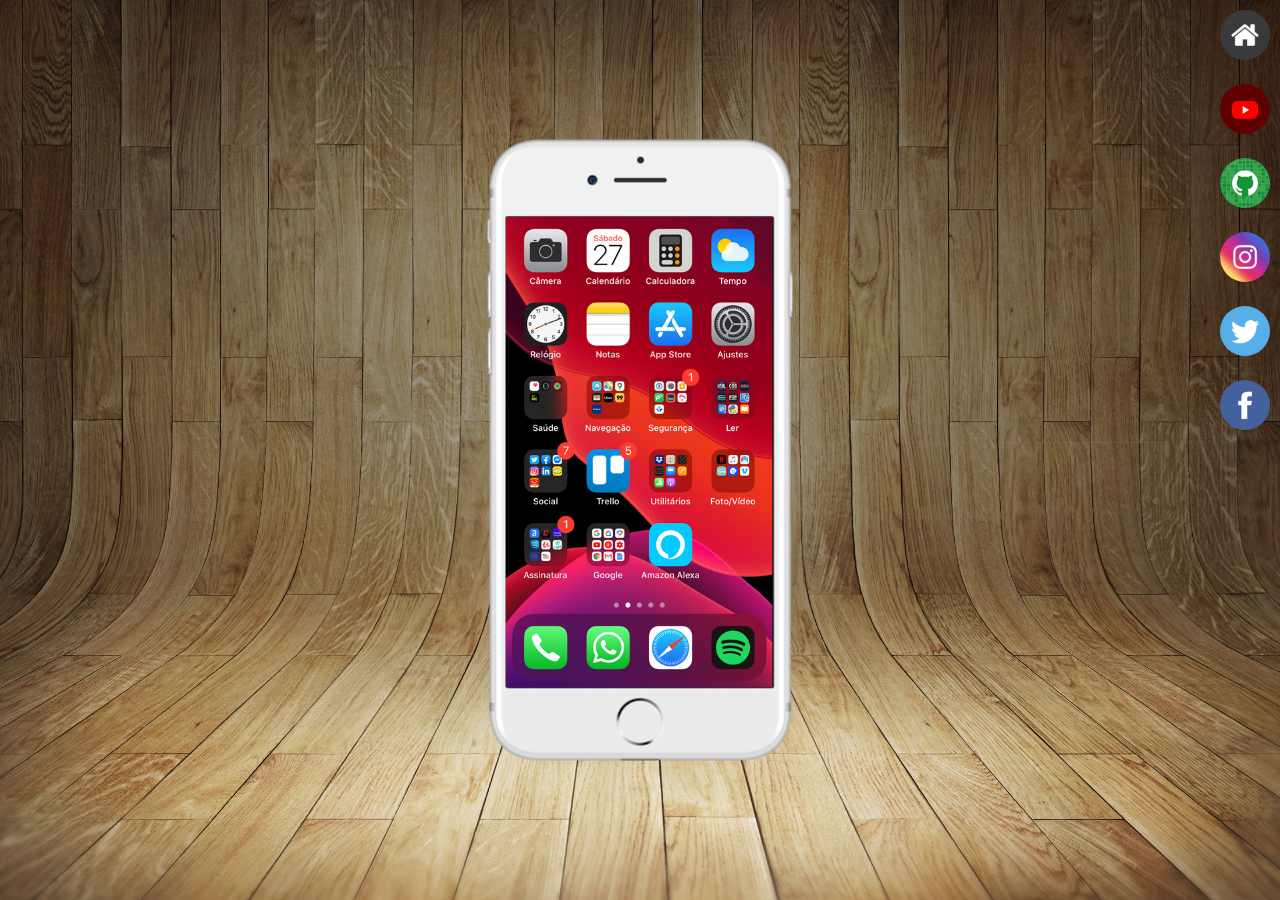
<file: index.html>
<!DOCTYPE html>
<html lang="pt-br">
<head>
    <meta charset="UTF-8">
    <meta name="viewport" content="width=device-width, initial-scale=1.0">
    <link rel="shortcut icon" href="favicon.ico" type="image/x-icon">
    <link rel="stylesheet" href="estilos/style.css">
    <title>Projeto Redes Sociais</title>
</head>
<body>
    <main>
        <section id="telefone">
            <iframe src="home.html" name="tela" id="tela" frameborder="0">
                Seu navegador não é compatível com isso.
            </iframe>
        </section>
        <section id="redes-sociais">
            <a href="home.html" target="tela"><img src="imagens/logo-home.jpg" alt="Home"></a><br>
            <a href="youtube.html" target="tela"><img src="imagens/logo-youtube.jpg" alt="YouTube"></a><br>
            <a href="github.html" target="tela"><img src="imagens/logo-github.jpg" alt=""></a><br>
            <a href="instagram.html" target="tela"><img src="imagens/logo-instagram.jpg" alt="Instagram"></a><br>
            <a href="twitter.html" target="tela"><img src="imagens/logo-twitter.jpg" alt="Twitter"></a><br>
            <a href="facebook.html" target="tela"><img src="imagens/logo-facebook.jpg" alt="Facebook"></a>
        </section>
    </main>
</body>
</html>
</file>
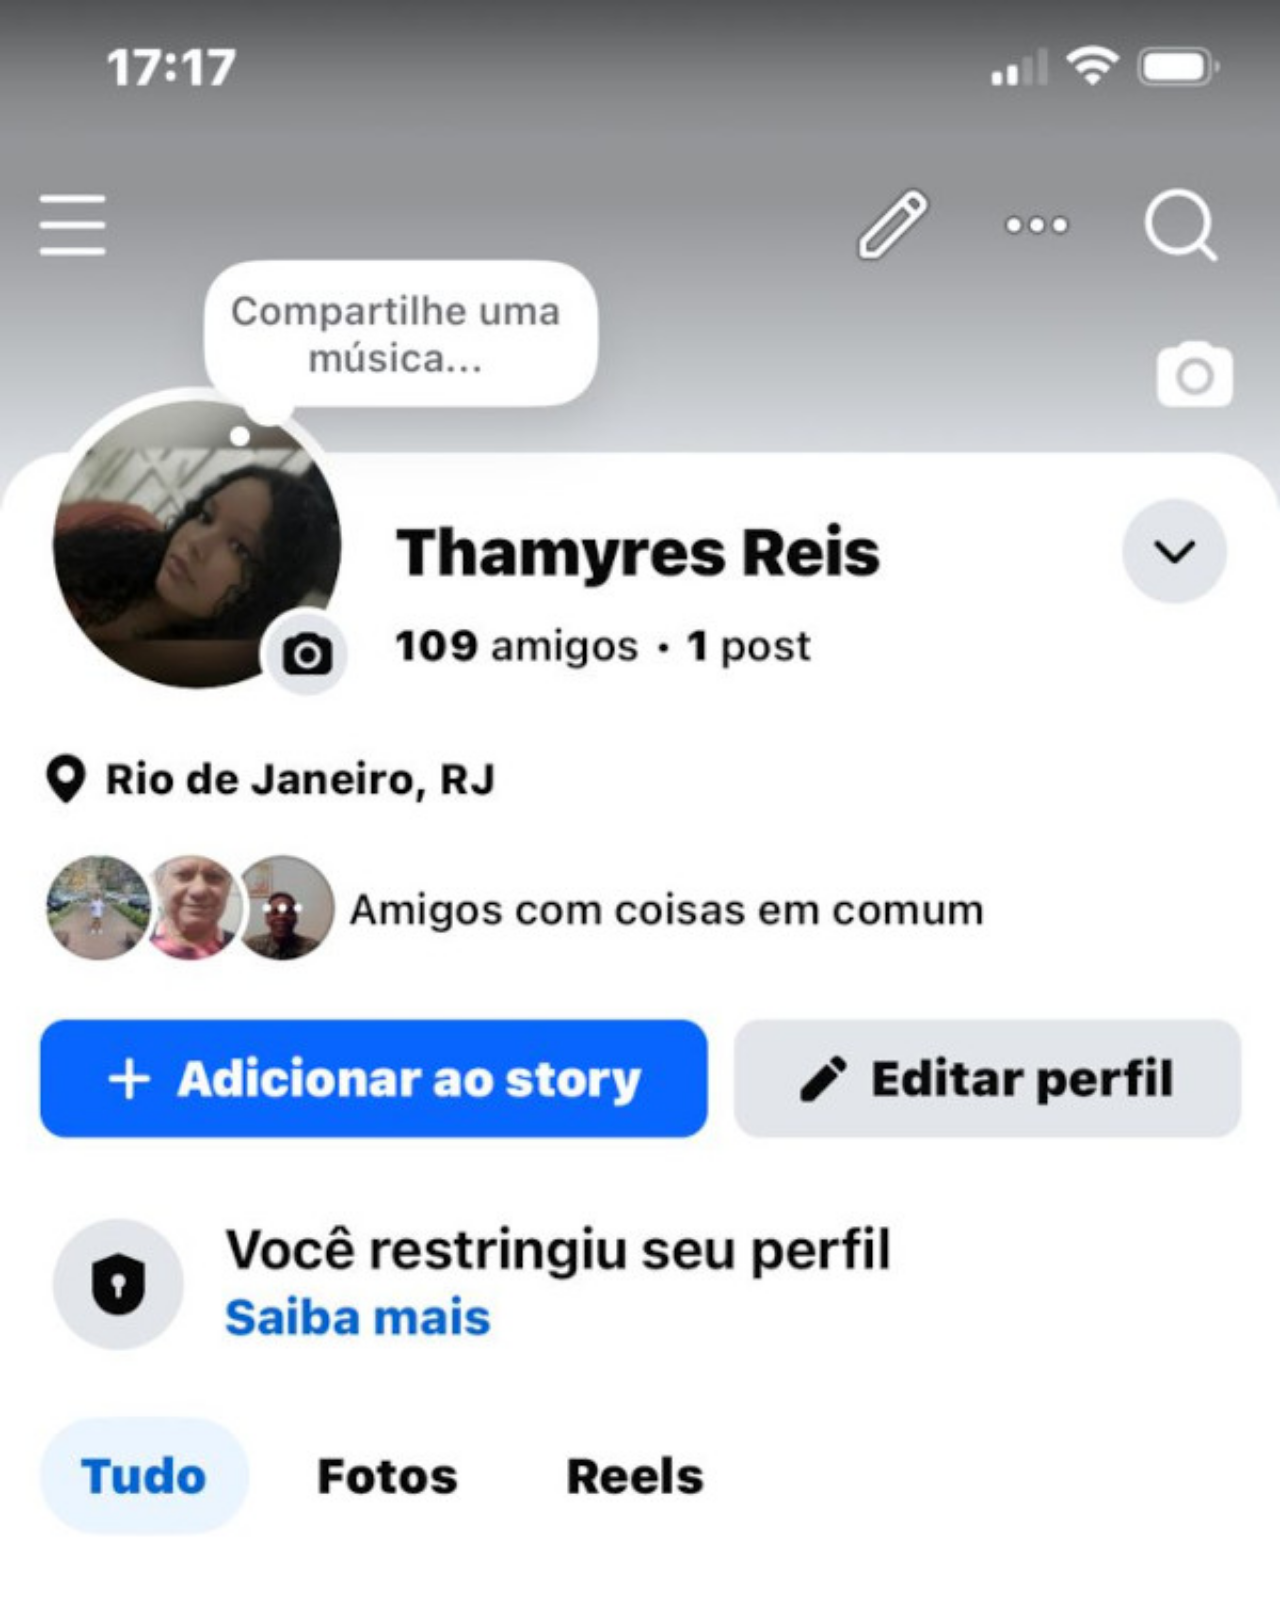
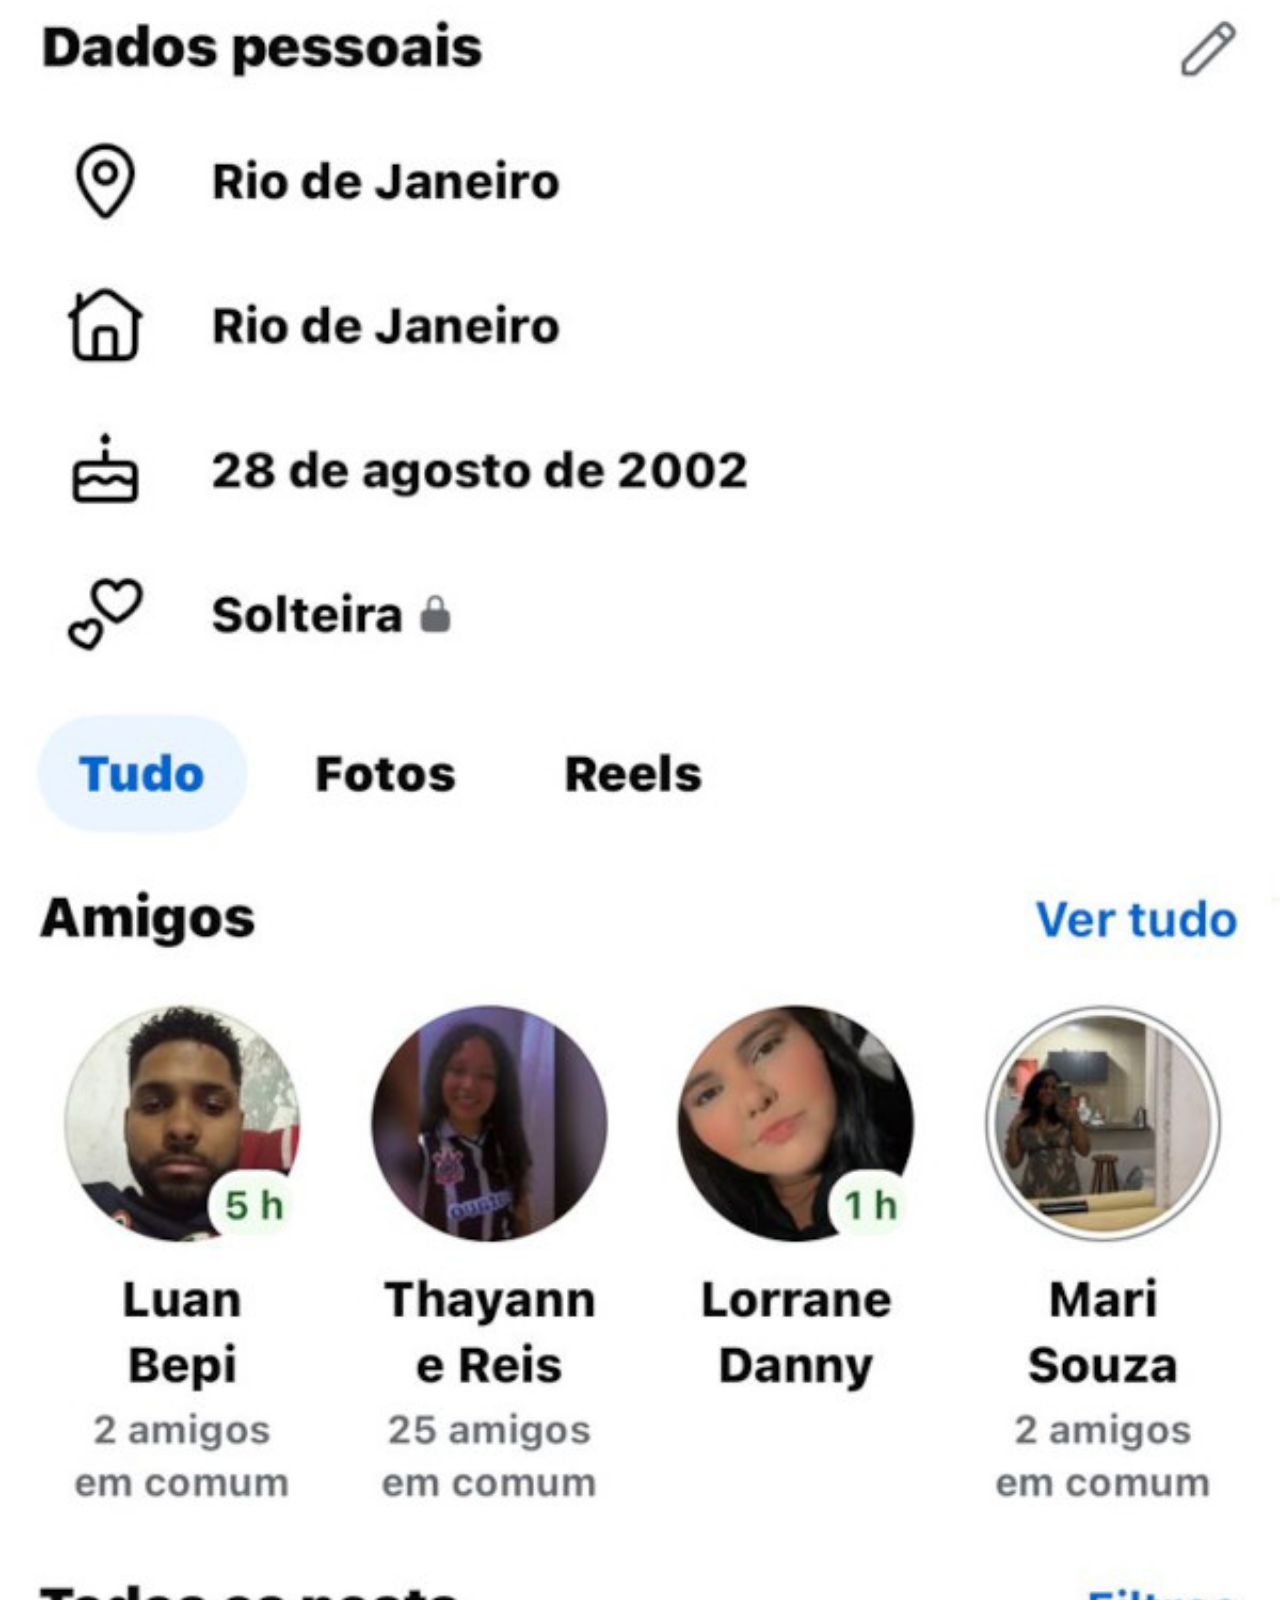
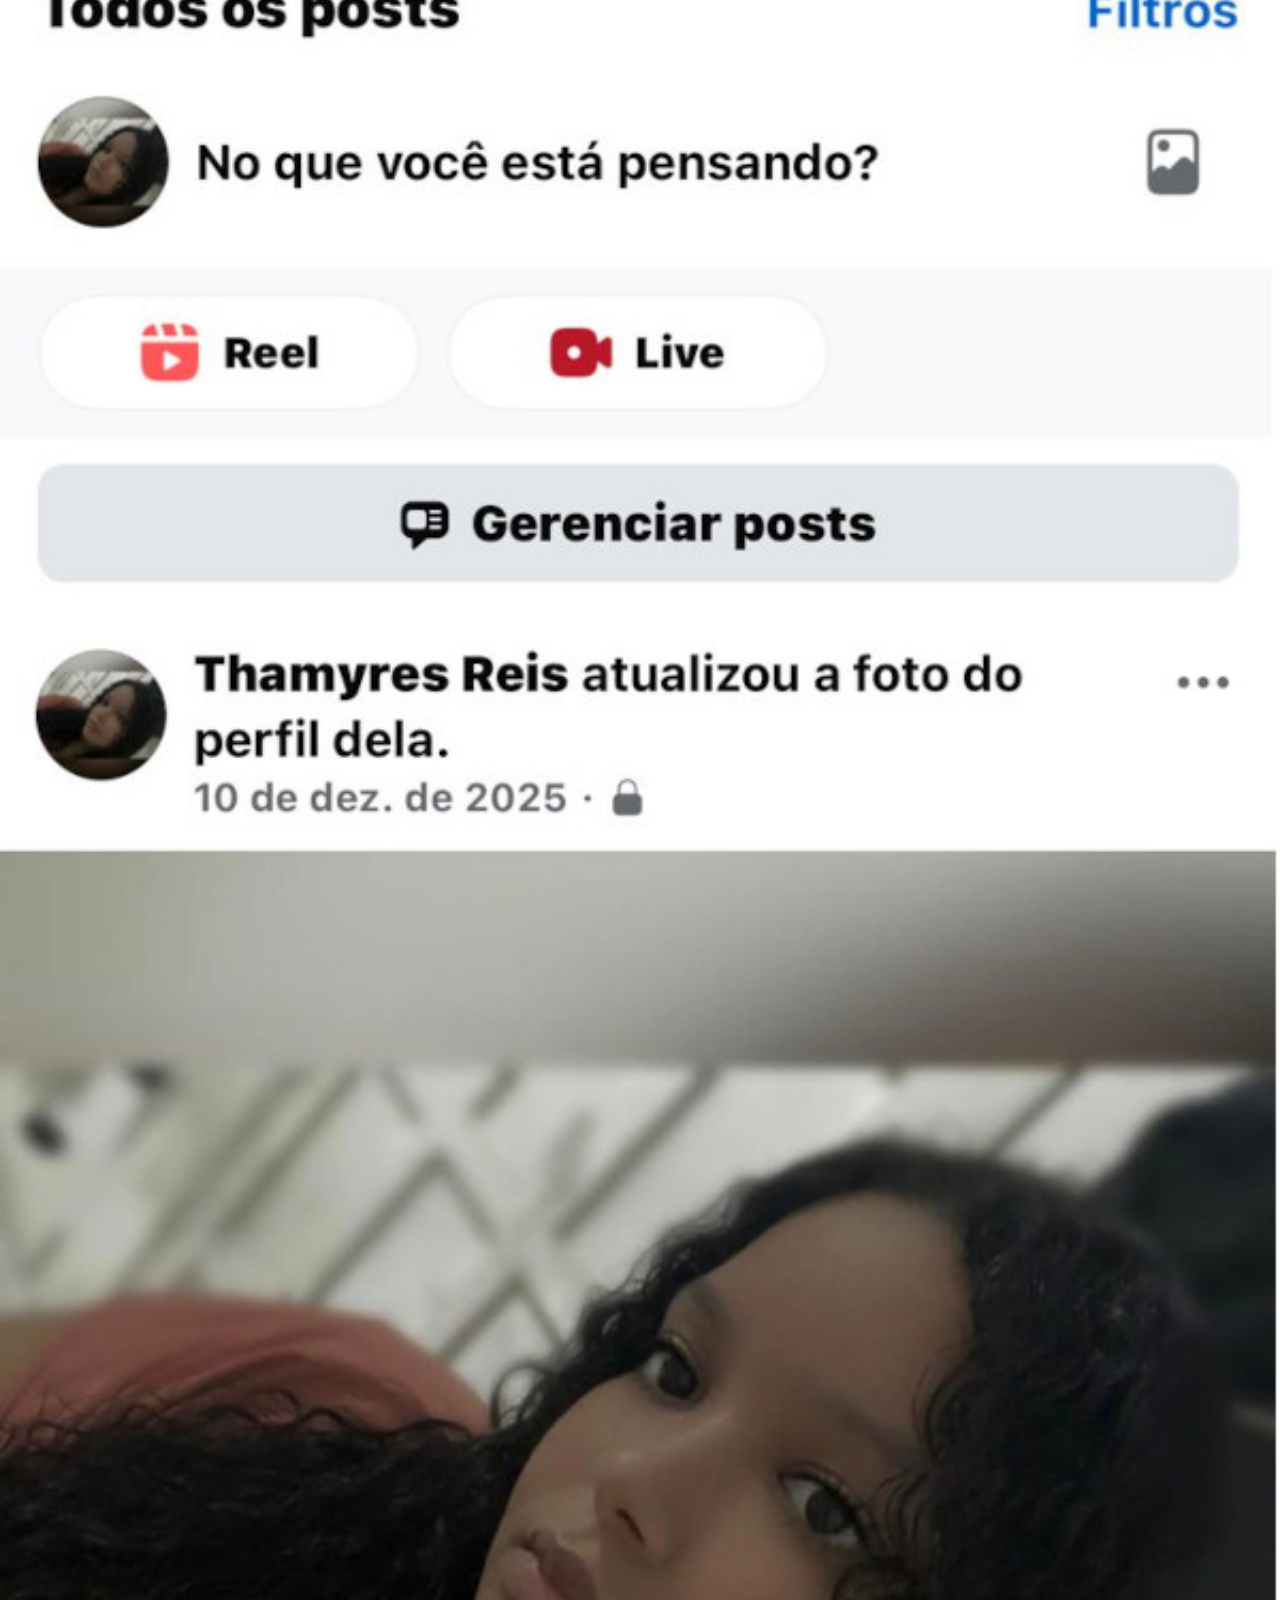
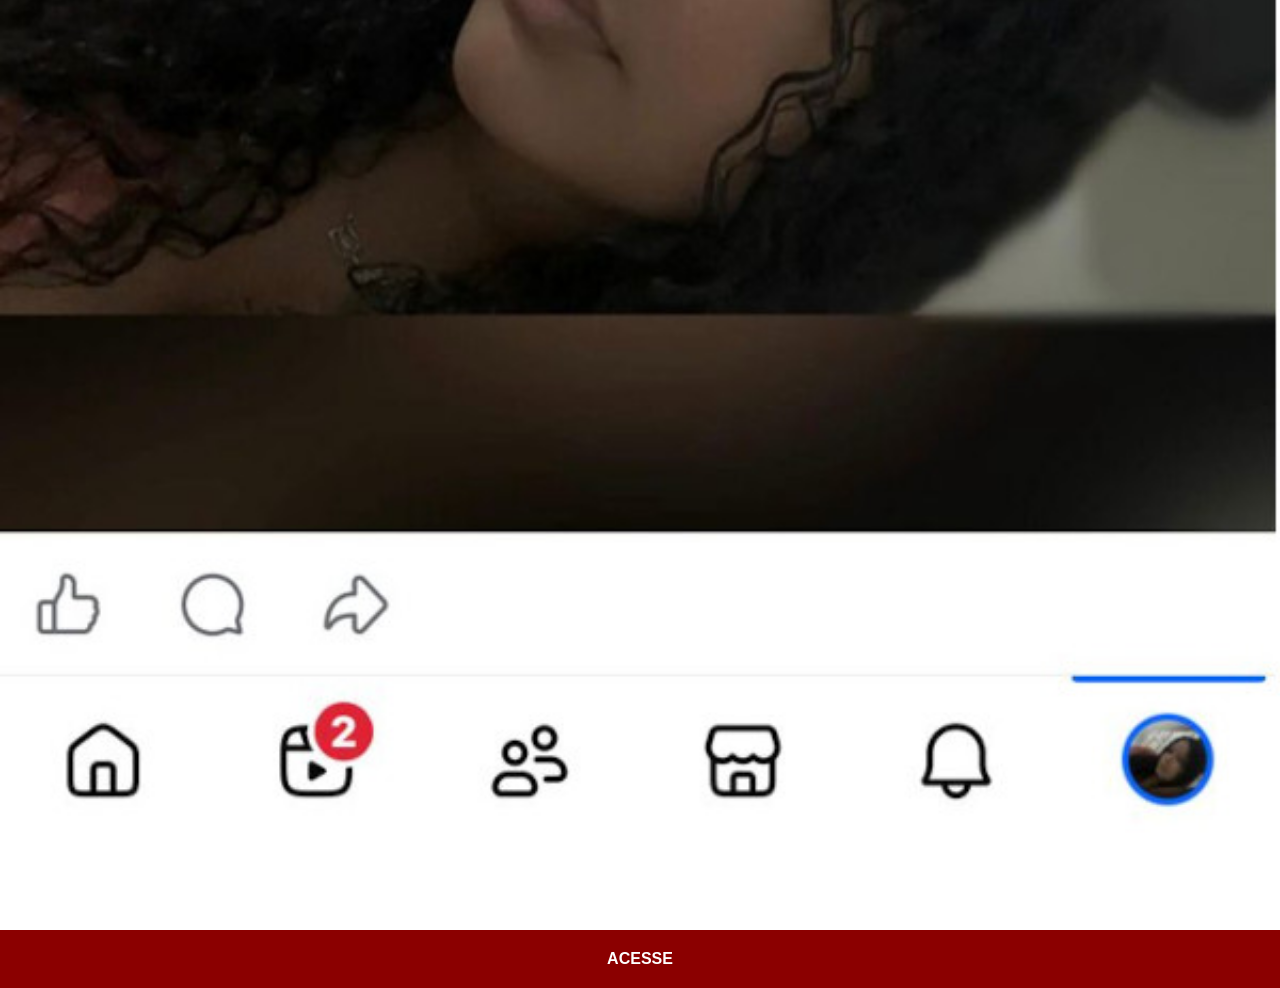
<file: facebook.html>
<!DOCTYPE html>
<html lang="pt-br">
<head>
    <meta charset="UTF-8">
    <meta name="viewport" content="width=device-width, initial-scale=1.0">
    <title>Facebook</title>
    <link rel="stylesheet" href="estilos/social.css">
</head>
<body>
    <img src="imagens/facebook-01.jpeg" alt="Facebook"><a href="https://www.facebook.com/share/1FUo8Q4VEc/?mibextid=wwXIfr">ACESSE</a>
</body>
</html>
</file>
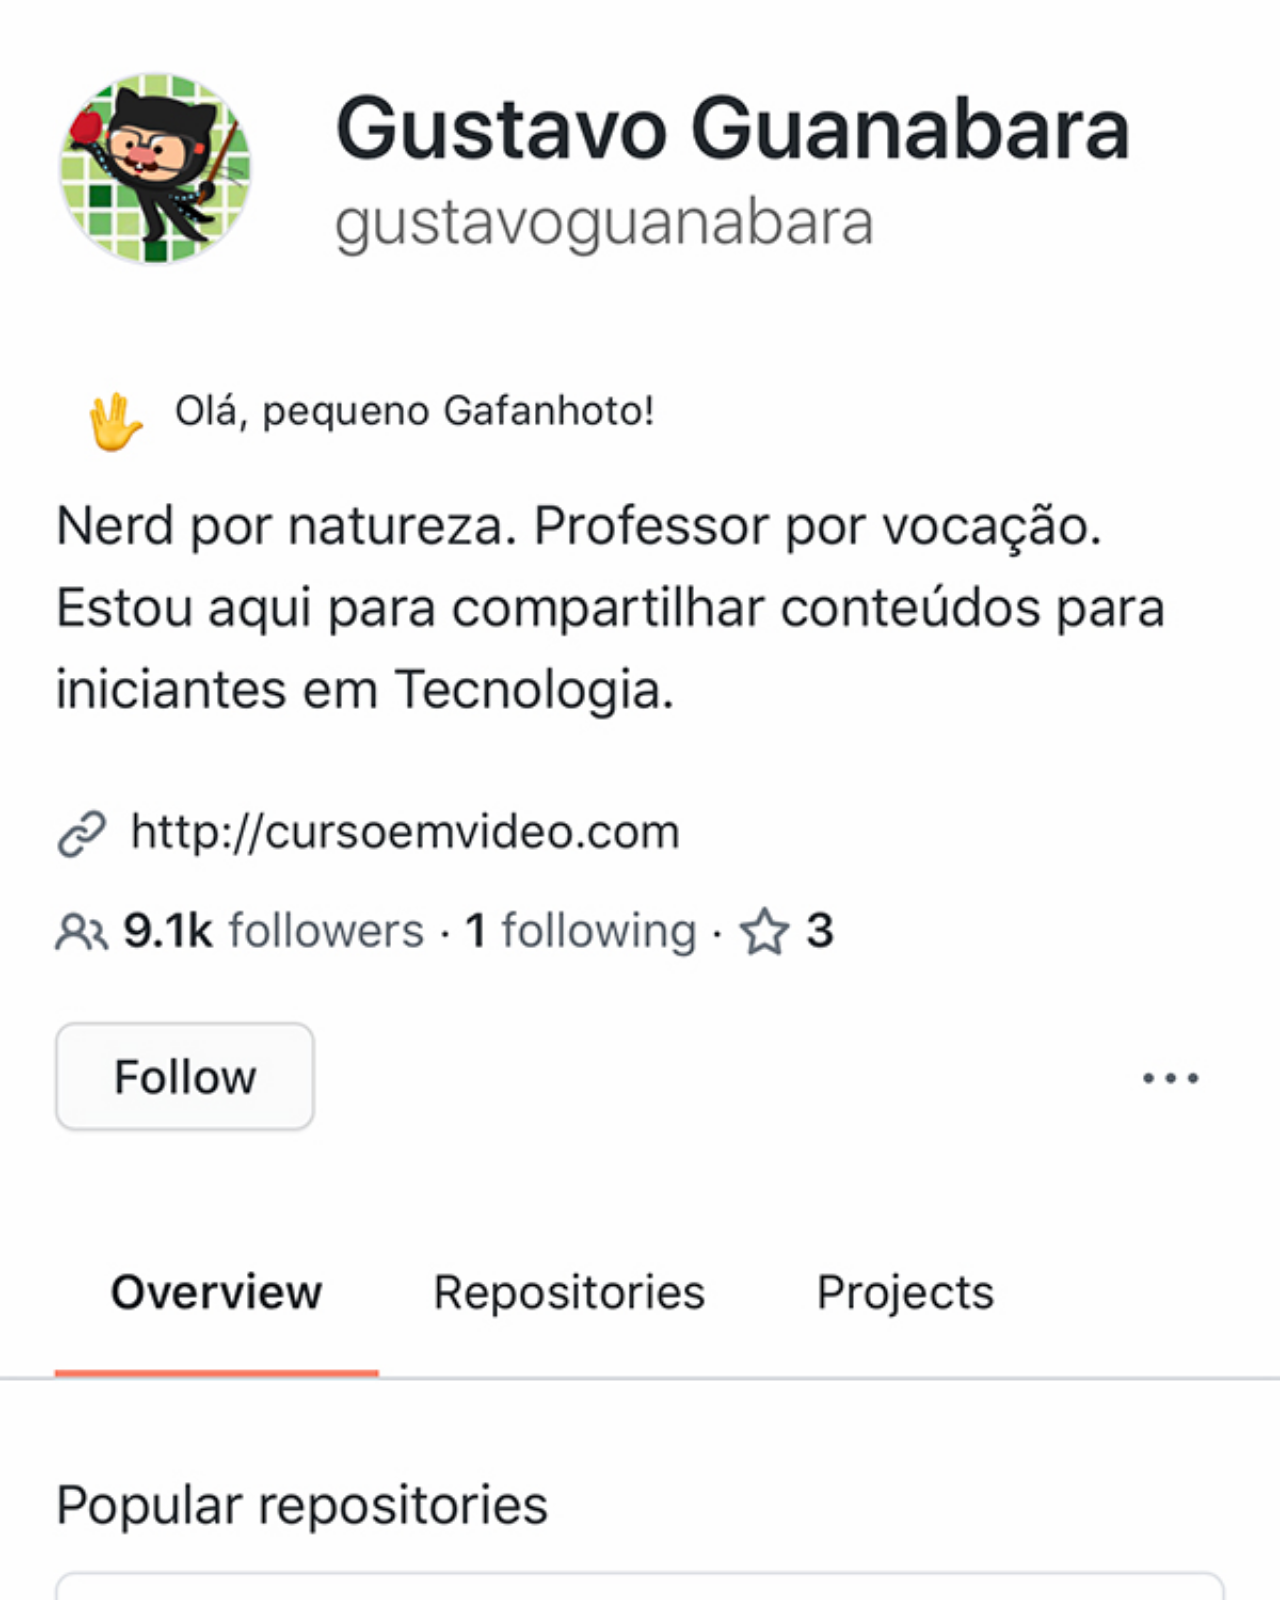
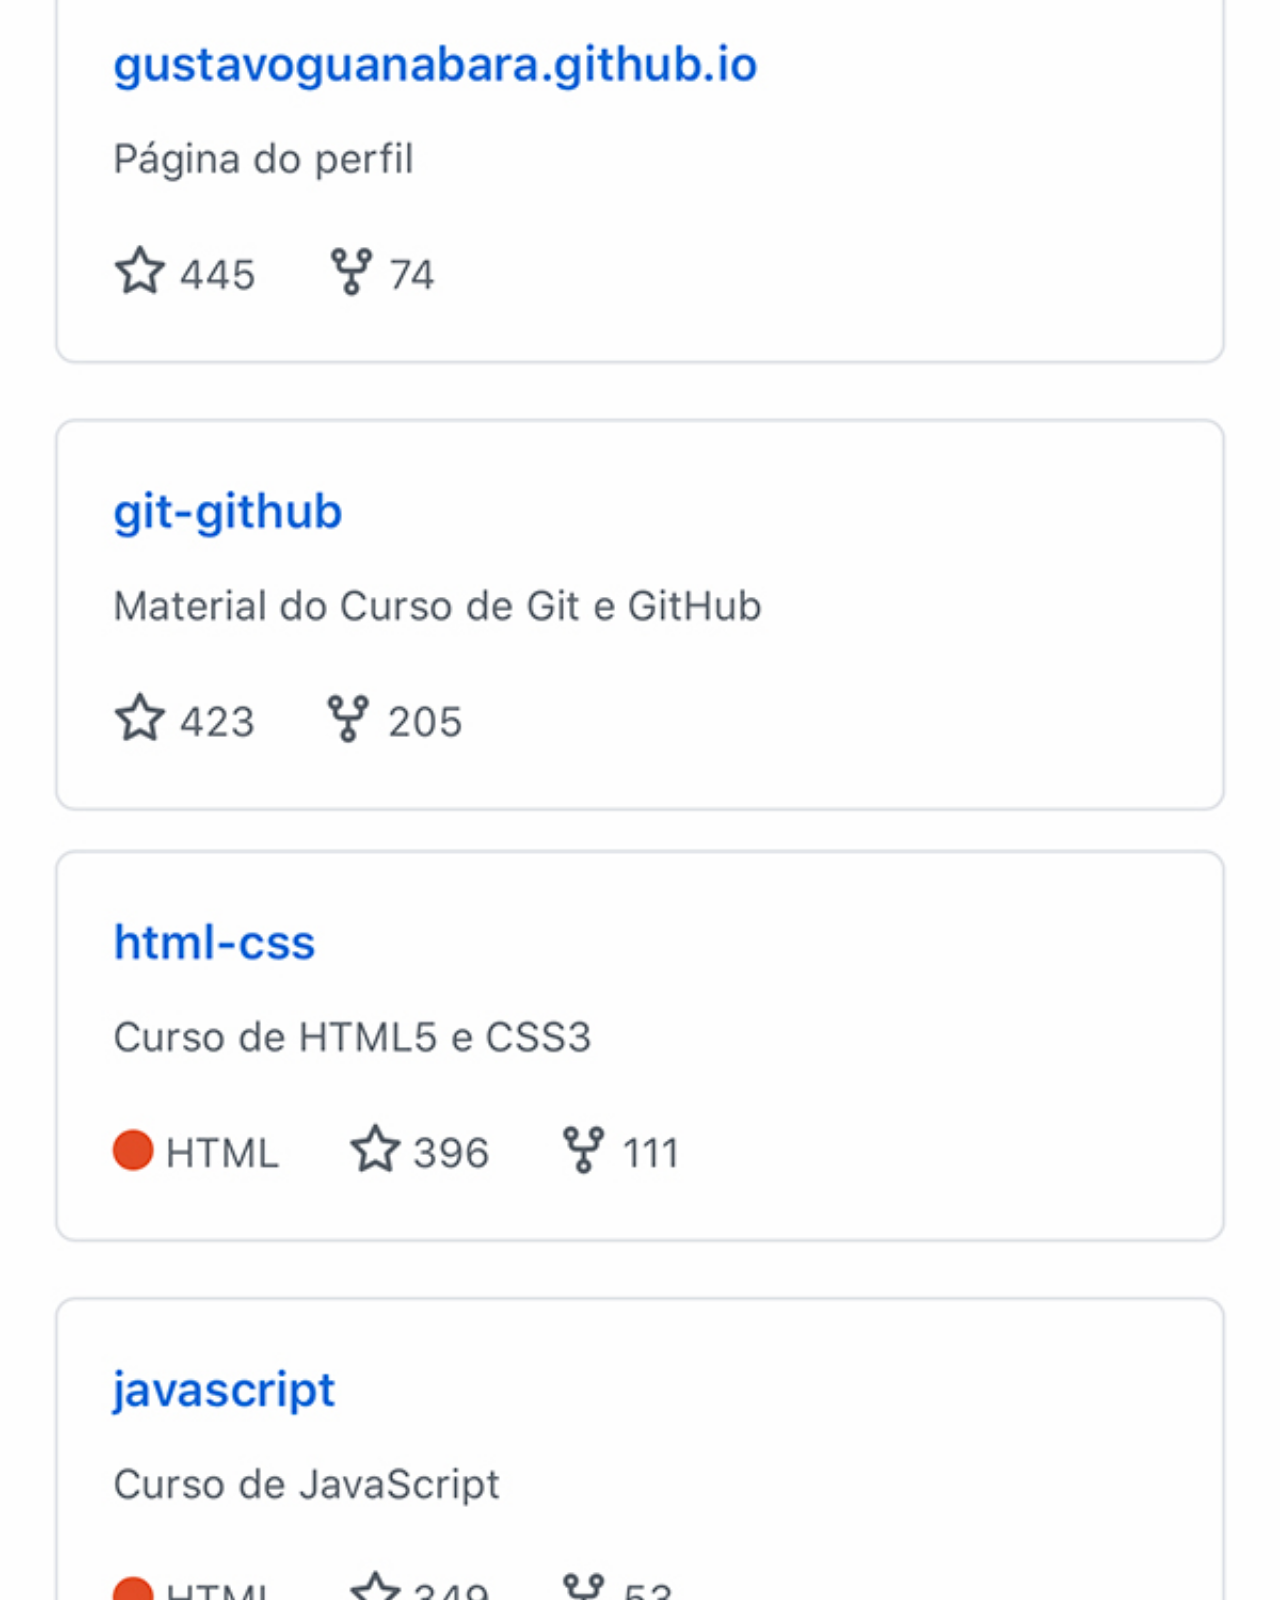
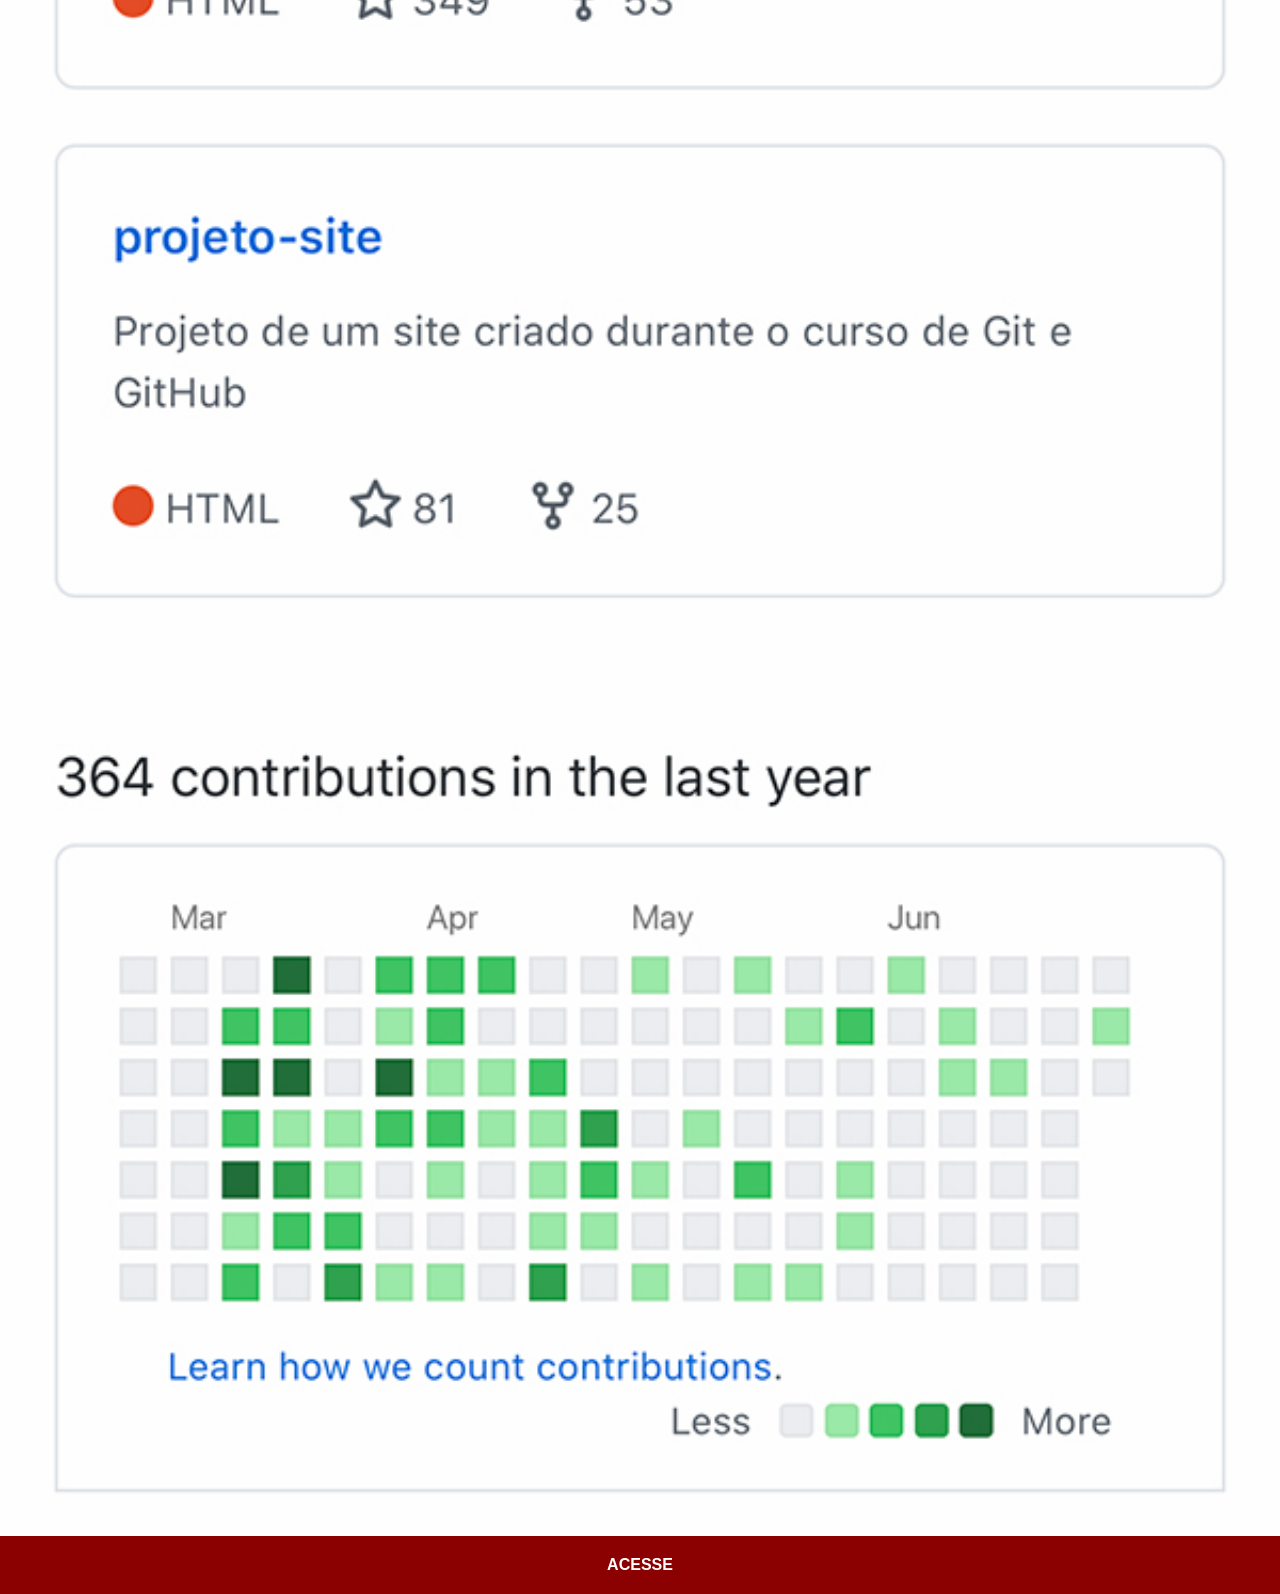
<file: github.html>
<!DOCTYPE html>
<html lang="en">
<head>
    <meta charset="UTF-8">
    <meta name="viewport" content="width=device-width, initial-scale=1.0">
    <title>GitHub</title>
    <link rel="stylesheet" href="estilos/social.css">
</head>
<body>
    <img src="imagens/tela-github.jpg" alt="GitHub">
    <a href="https://github.com/gustavoguanabara/" target="_blank">ACESSE</a>
</body>
</html>
</file>
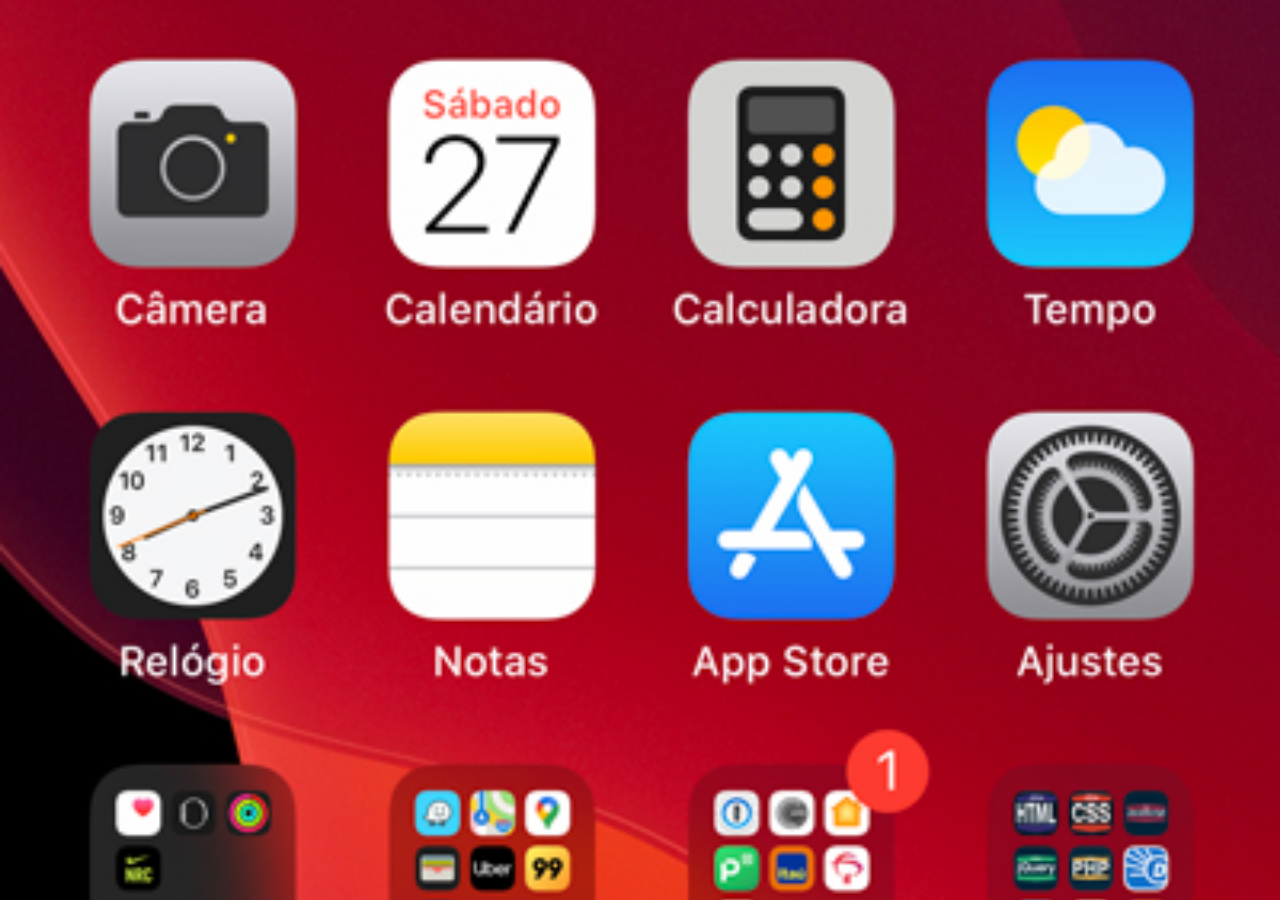
<file: home.html>
<!DOCTYPE html>
<html lang="pt-br">
<head>
    <meta charset="UTF-8">
    <meta name="viewport" content="width=device-width, initial-scale=1.0">
    <title>Home</title>
</head>
<style>
    * {
        margin: 0px;
        padding: 0px;
    }

    body {
        width: 100vw;
        height: 100vh;
        background: black url('imagens/tela-home.jpg') no-repeat top center;
        background-size: cover;
    }
</style>
<body>
    
</body>
</html>
</file>
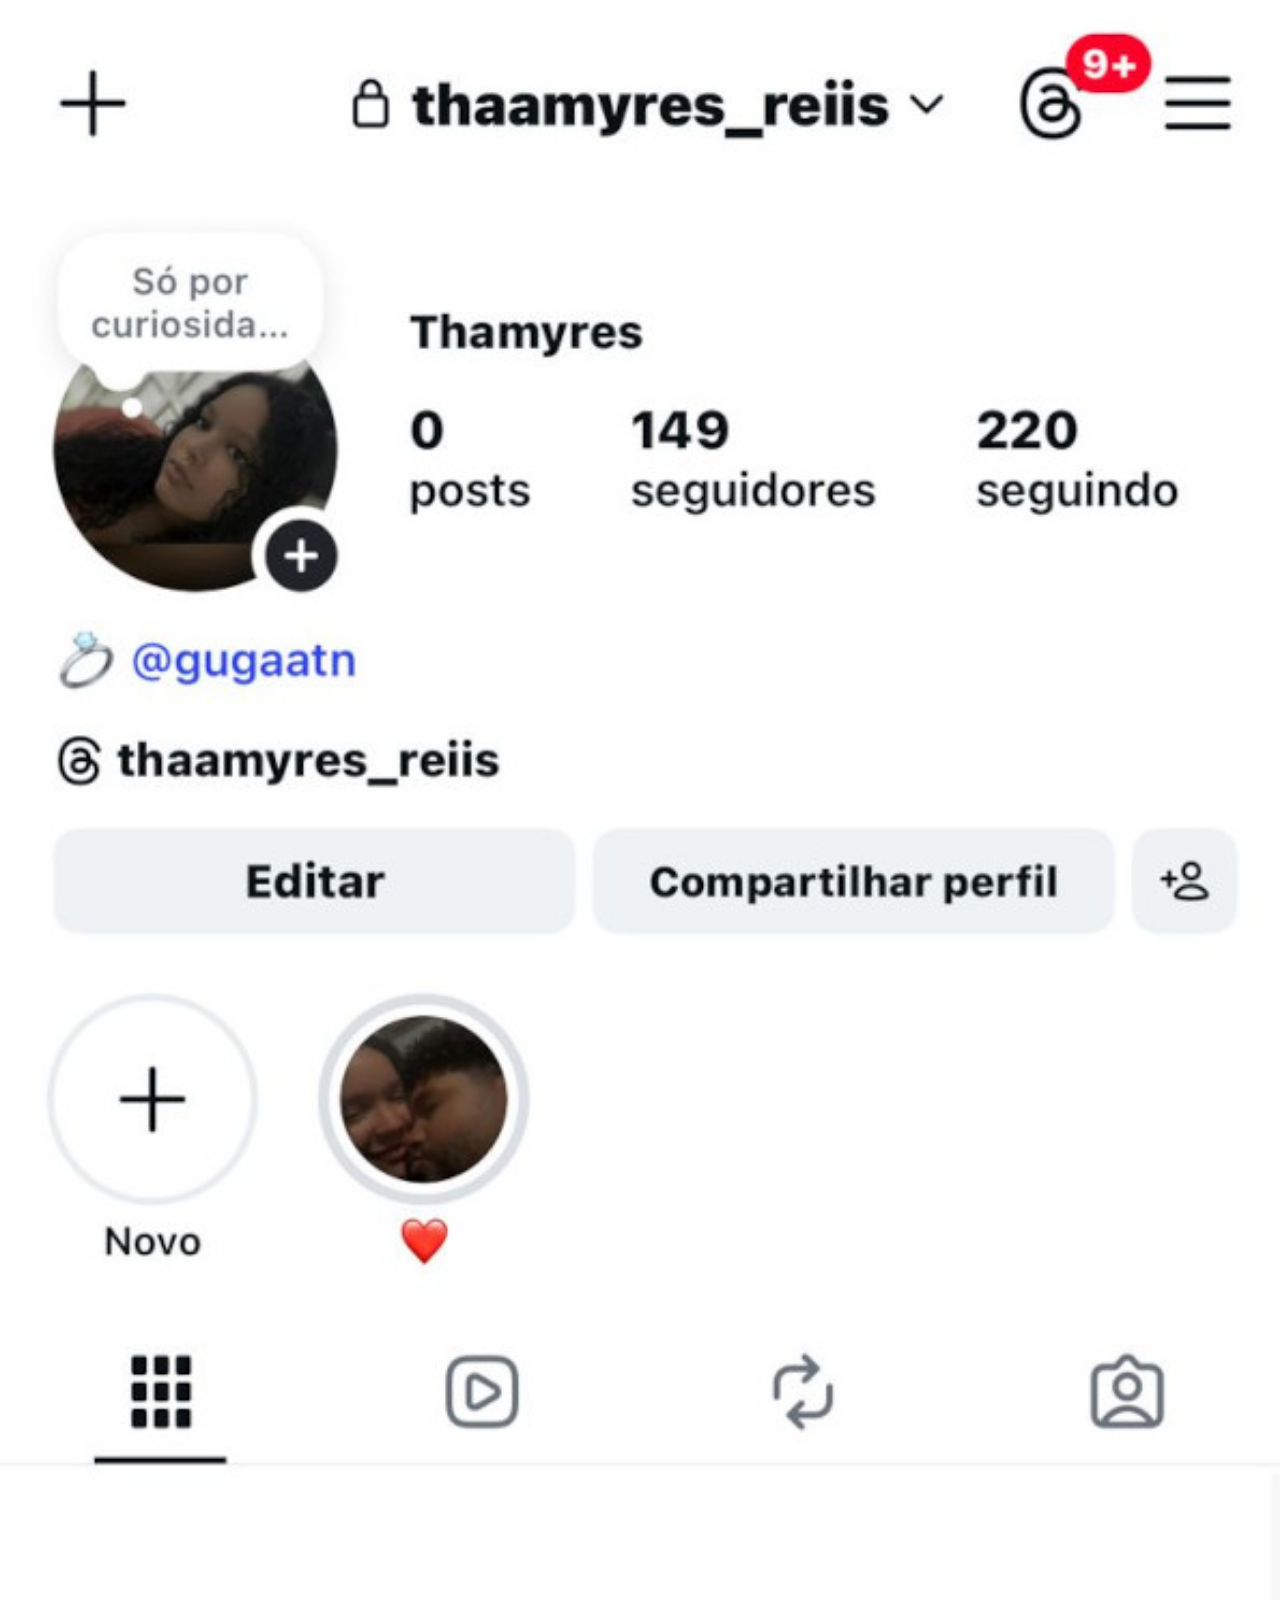
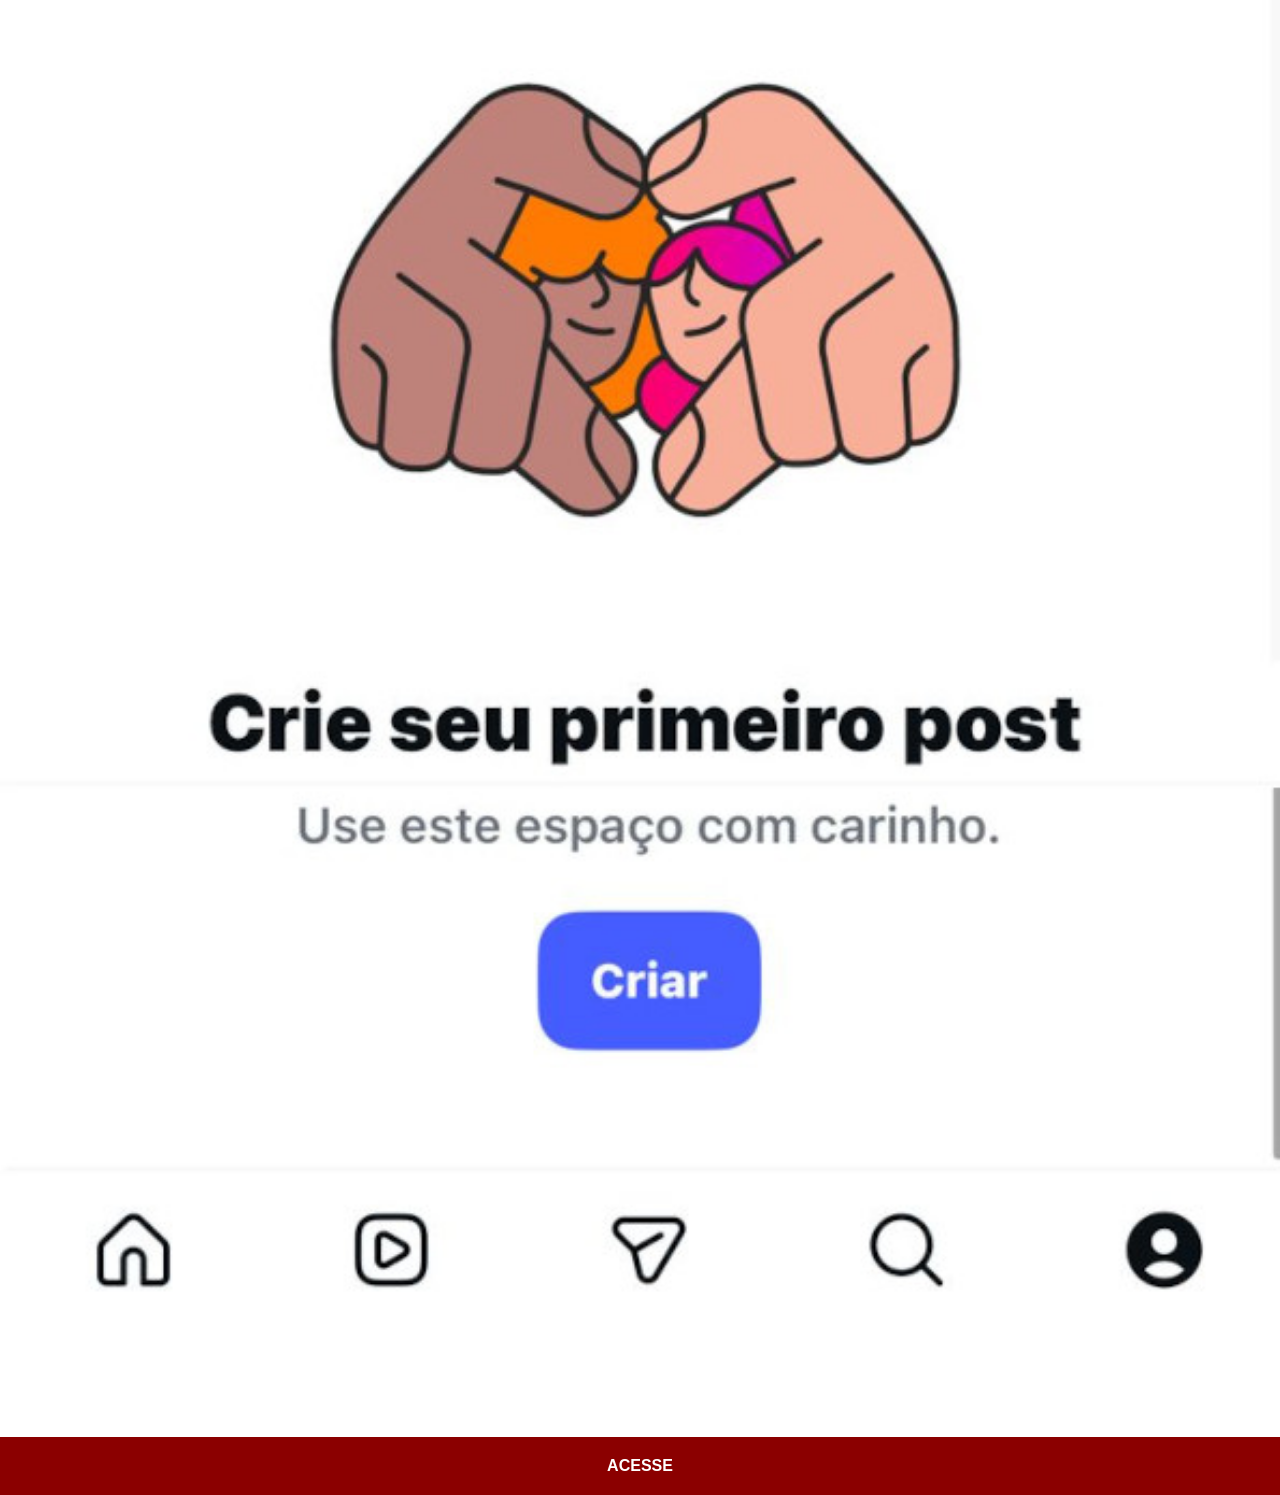
<file: instagram.html>
<!DOCTYPE html>
<html lang="pt-br">
<head>
    <meta charset="UTF-8">
    <meta name="viewport" content="width=device-width, initial-scale=1.0">
    <title>Instagram</title>
    <link rel="stylesheet" href="estilos/social.css">
</head>
<body>
    <img src="imagens/instagraam-01.jpeg" alt="Instagram"><a href="https://www.instagram.com/thaamyres_reiis/">ACESSE</a>
</body>
</html>
</file>
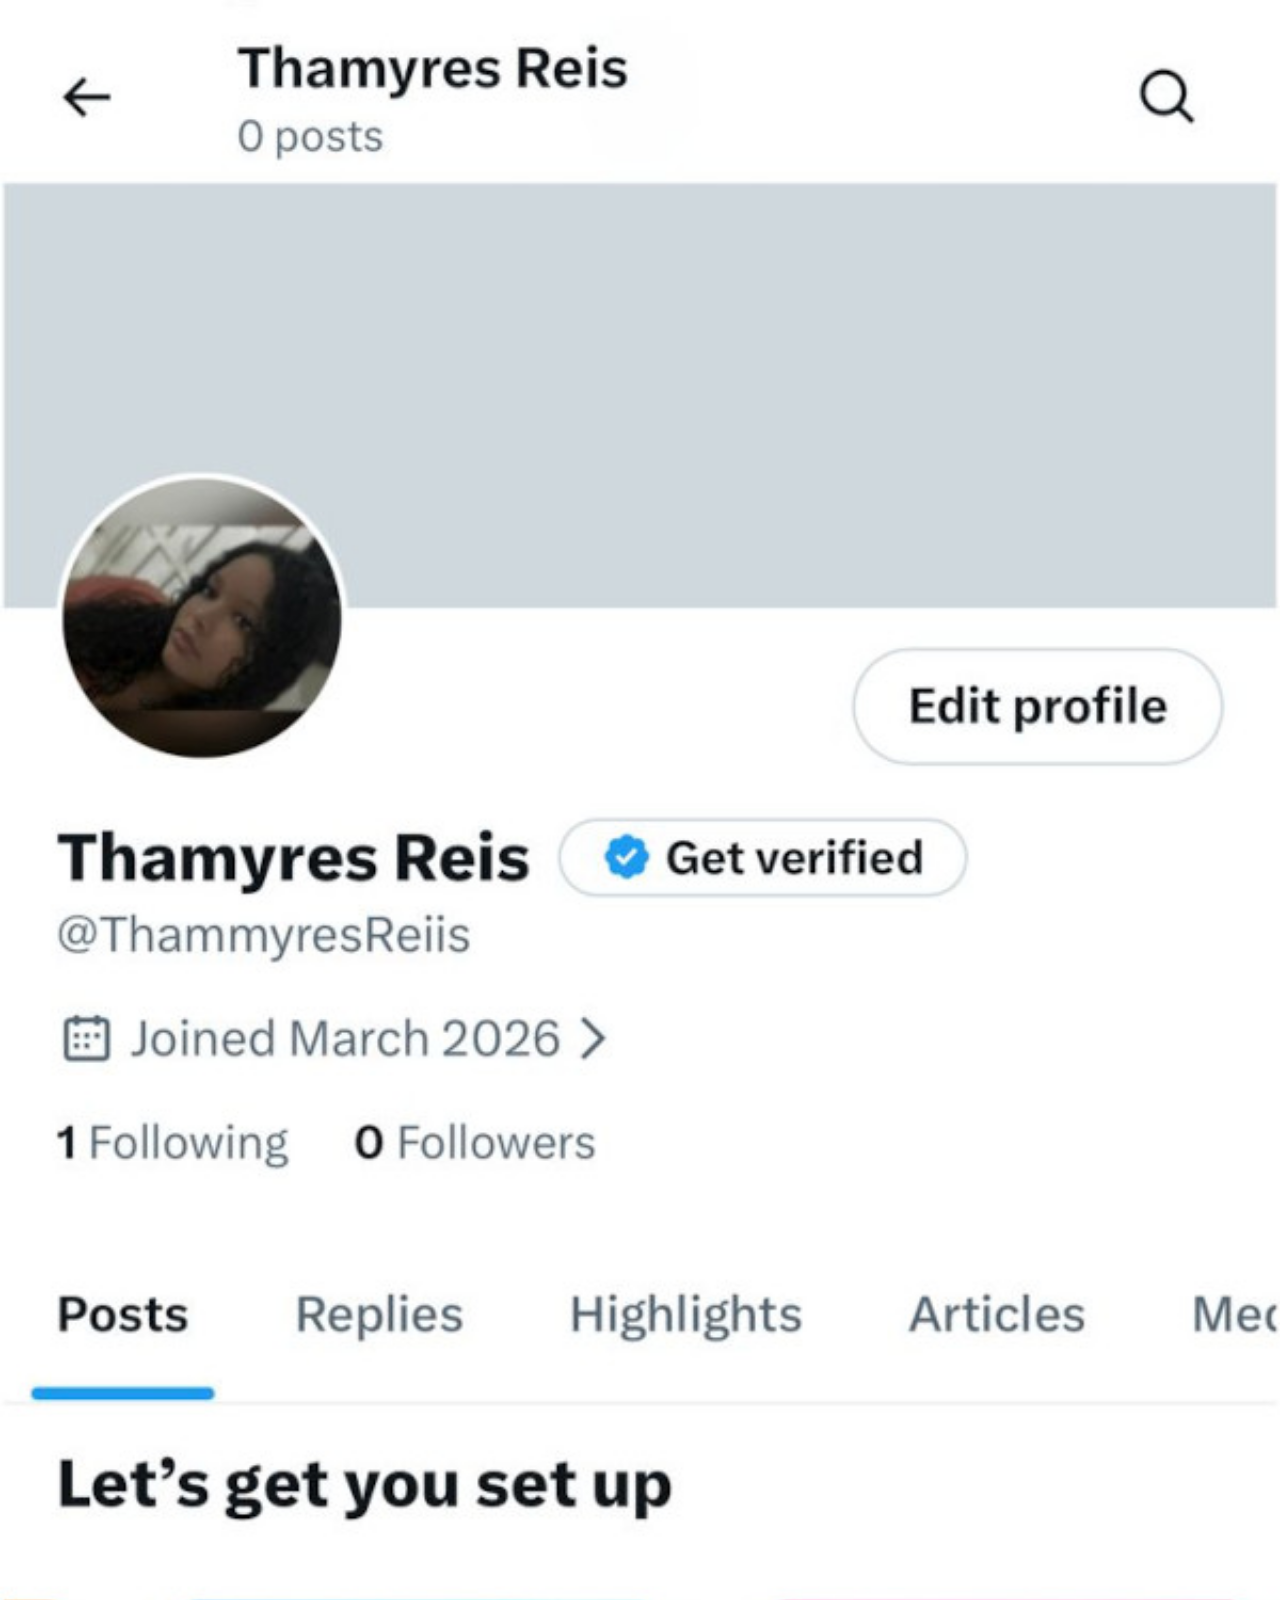
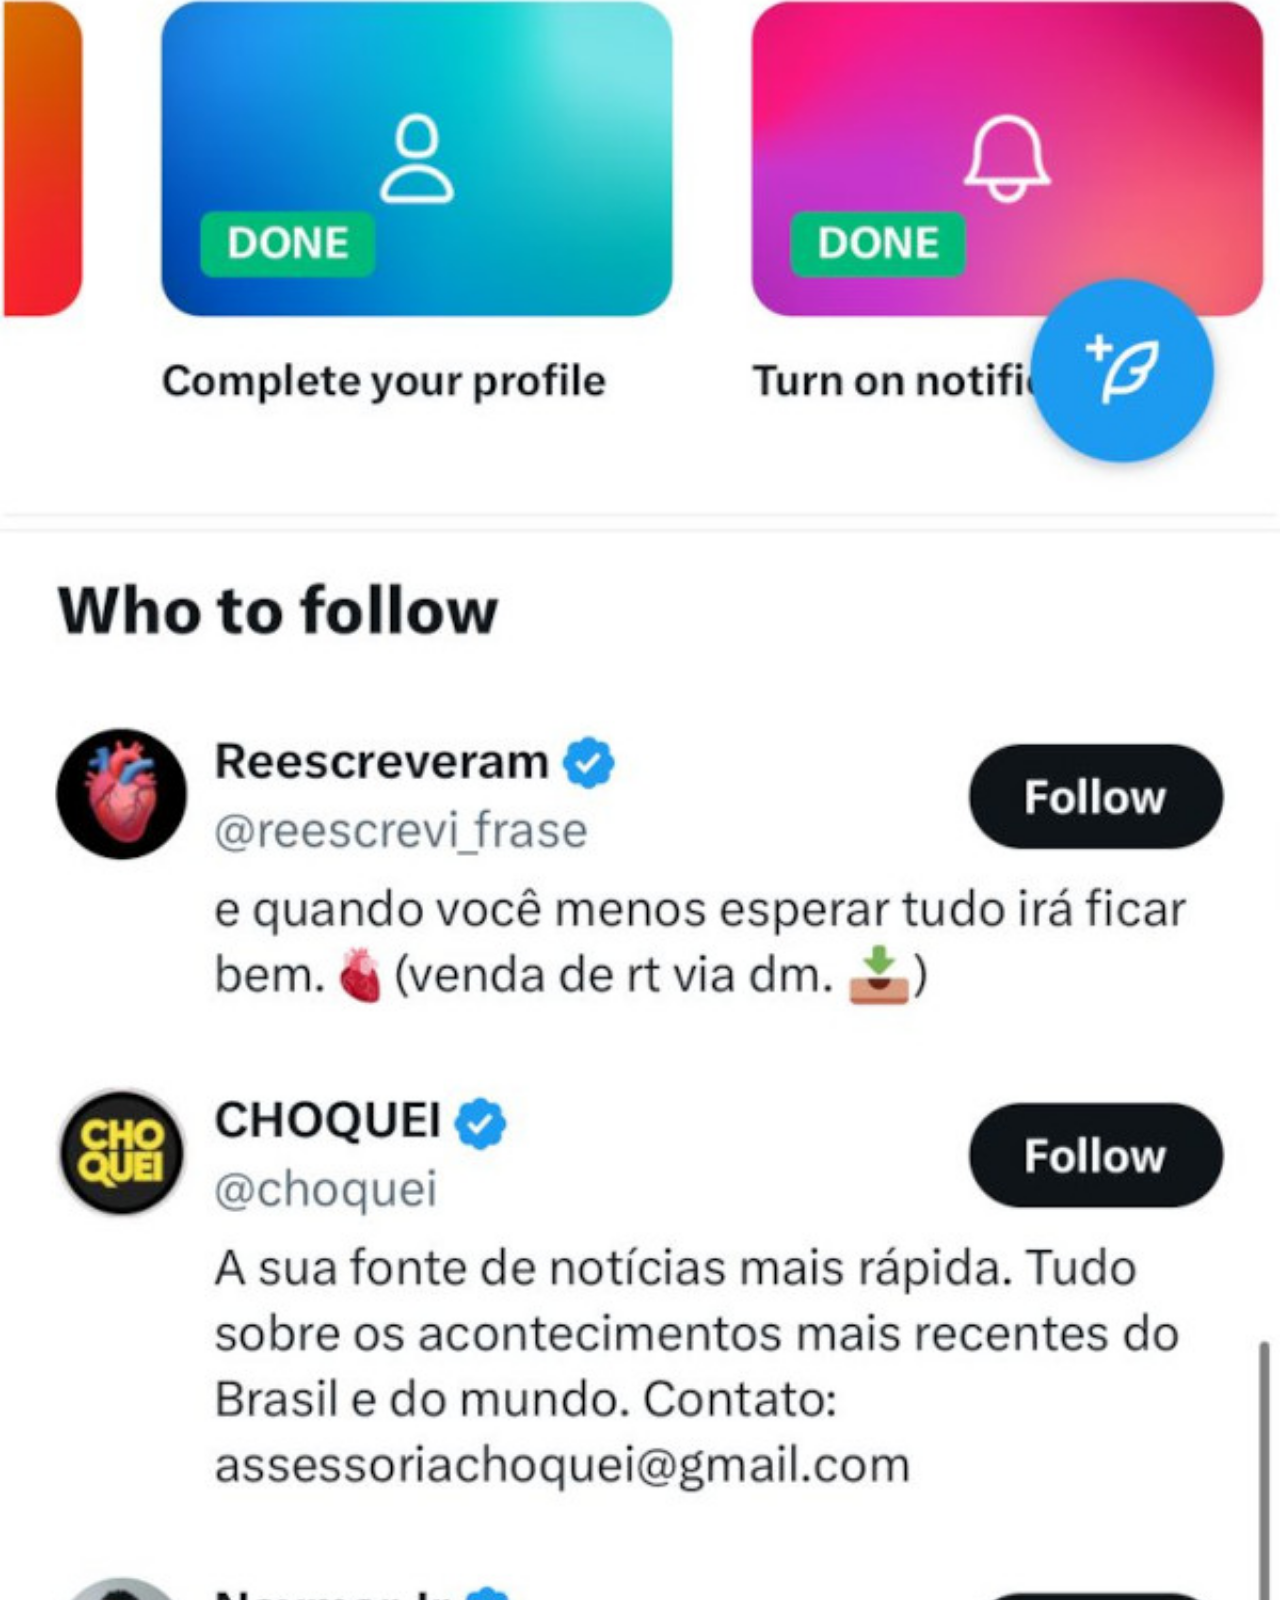
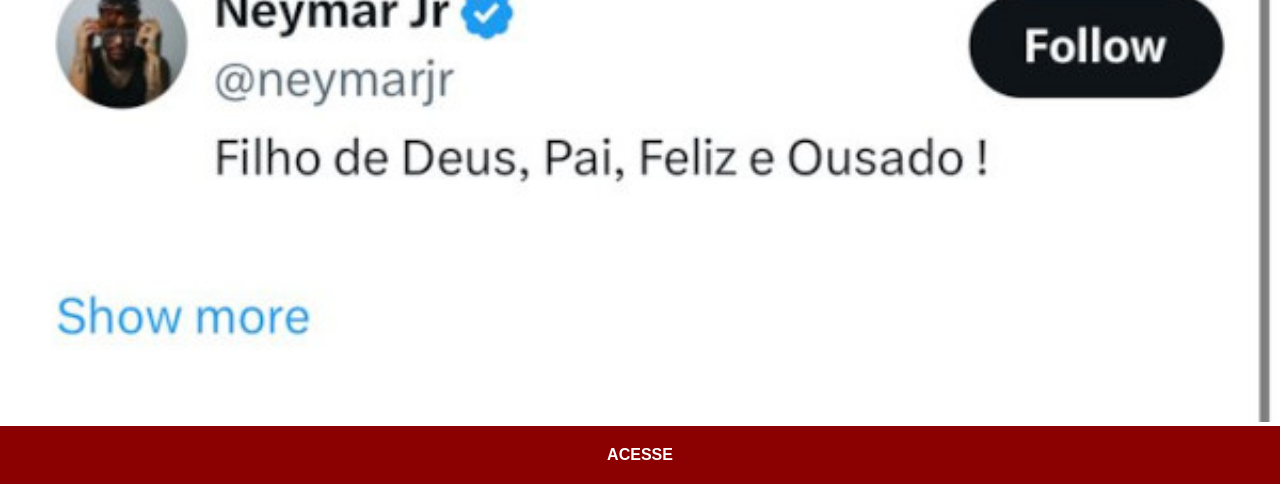
<file: twitter.html>
<!DOCTYPE html>
<html lang="pt-br">
<head>
    <meta charset="UTF-8">
    <meta name="viewport" content="width=device-width, initial-scale=1.0">
    <title>Twitter</title>
    <link rel="stylesheet" href="estilos/social.css">
</head>
<body>
    <img src="imagens/twitter.jpeg" alt="Twitter"><a href="https://x.com/ThammyresReiis">ACESSE</a>
</body>
</html>
</file>
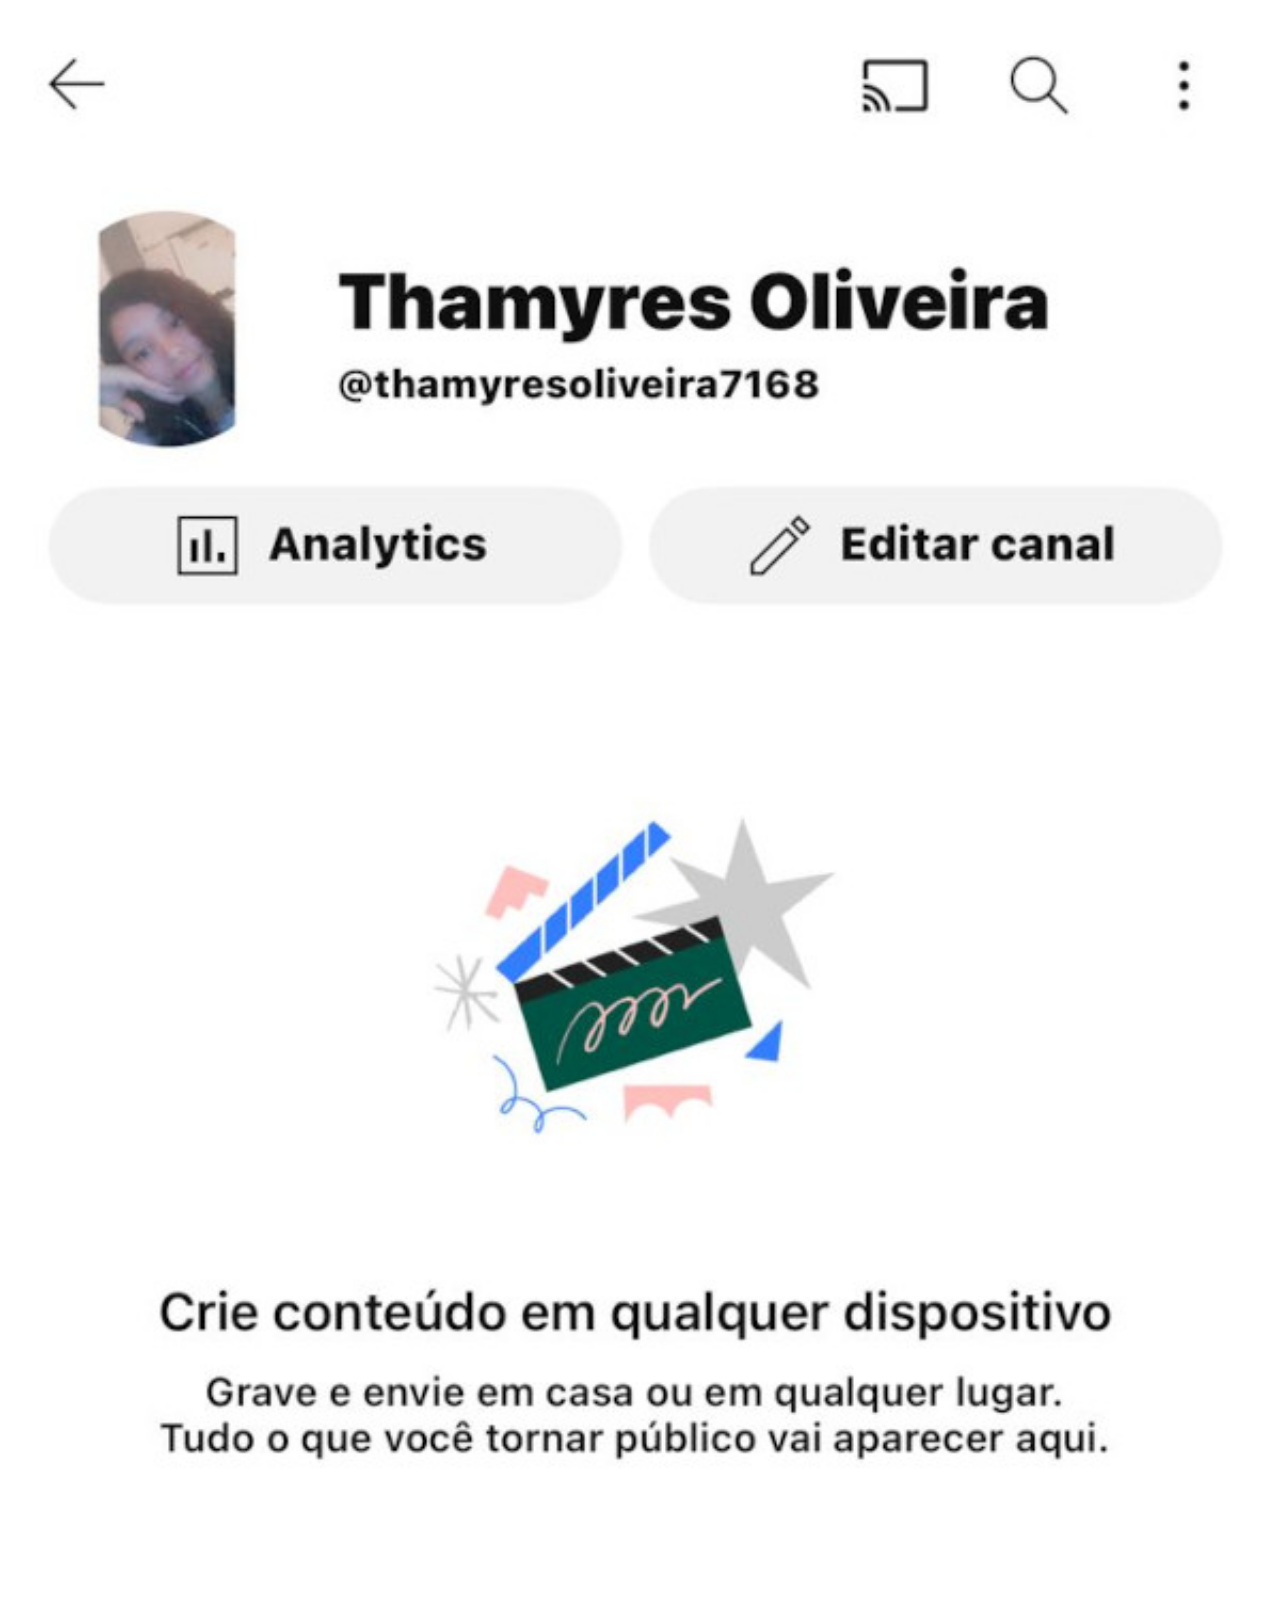
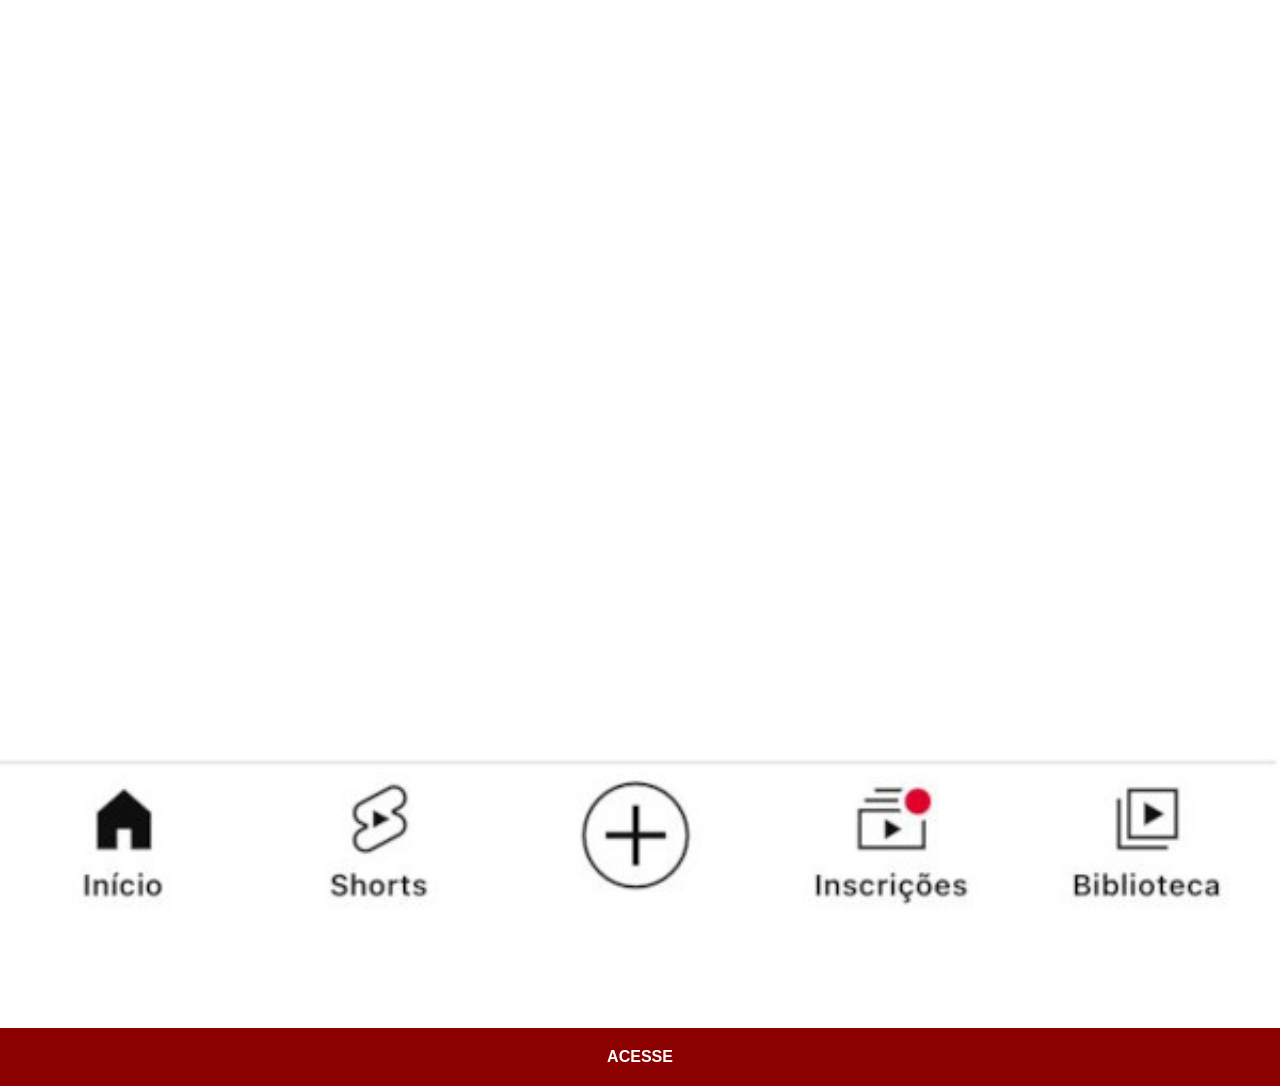
<file: youtube.html>
<!DOCTYPE html>
<html lang="pt-br">
<head>
    <meta charset="UTF-8">
    <meta name="viewport" content="width=device-width, initial-scale=1.0">
    <title>YouTube</title>
    <link rel="stylesheet" href="estilos/social.css">
</head>
<body>
    <img src="imagens/youtube-01.jpeg" alt="YouTube">
    <a href="https://www.youtube.com/@thamyresoliveira7168" target="_blank">ACESSE</a>
</body>
</html>
</file>
<file: estilos/style.css>
@charset "UTF_8";

* {
    margin: 0px;
    padding: 0px;
    font-family: Arial, Helvetica, sans-serif;
}

html, body {
    height: 100vh;
    width: 100vw;
    background-color: black;
}

body {
    background: url('../imagens/fundo-madeira.jpg') no-repeat top center;
    background-size: cover;
    background-attachment: fixed;
}

main {
    position: relative;
    height: 100vh;
    
}

section#telefone {
    position: absolute;
    top: 50%;
    left: 50%;
    transform: translate(-50%, -50%);

    height: 627px;
    width: 311px;
    background: url('../imagens/frame-iphone.png') no-repeat;
}

iframe#tela {
    position: relative;
    top: 80px;
    left: 21px;
    width: 267px;
    height: 471px;
}

section#redes-sociais {
    text-align: right;
}

section#redes-sociais img {
    width: 50px;
    margin: 10px;
    border-radius: 50%;
    box-shadow: 2px 2px 5pz rgba(0, 0, 0, 0.400);
    box-sizing: border-box;
}

section#redes-sociais img:hover {
    border: 2px solid rgba(255, 255, 255, 0.637);
    transform: translate(-3px, -3px);
    box-shadow: 5px 5px 10px rgba(0, 0, 0, 0.600);
    transition: transform .5s;
}
</file>
<file: estilos/social.css>
@charset "UTF-8";

* {
    margin: 0px;
    padding: 0px;
    font-family: Arial, Helvetica, sans-serif;
}

::-webkit-scrollbar {
    width: 0px;
    height: 0px;
}

img {
    width: 100vw;
}

a {
    display: block;
    background-color: darkred;
    color: white;
    padding: 20px;
    text-align: center;
    font-weight: bolder;
    text-decoration: none;
}

a:hover {
    background-color: red;
}
</file>
